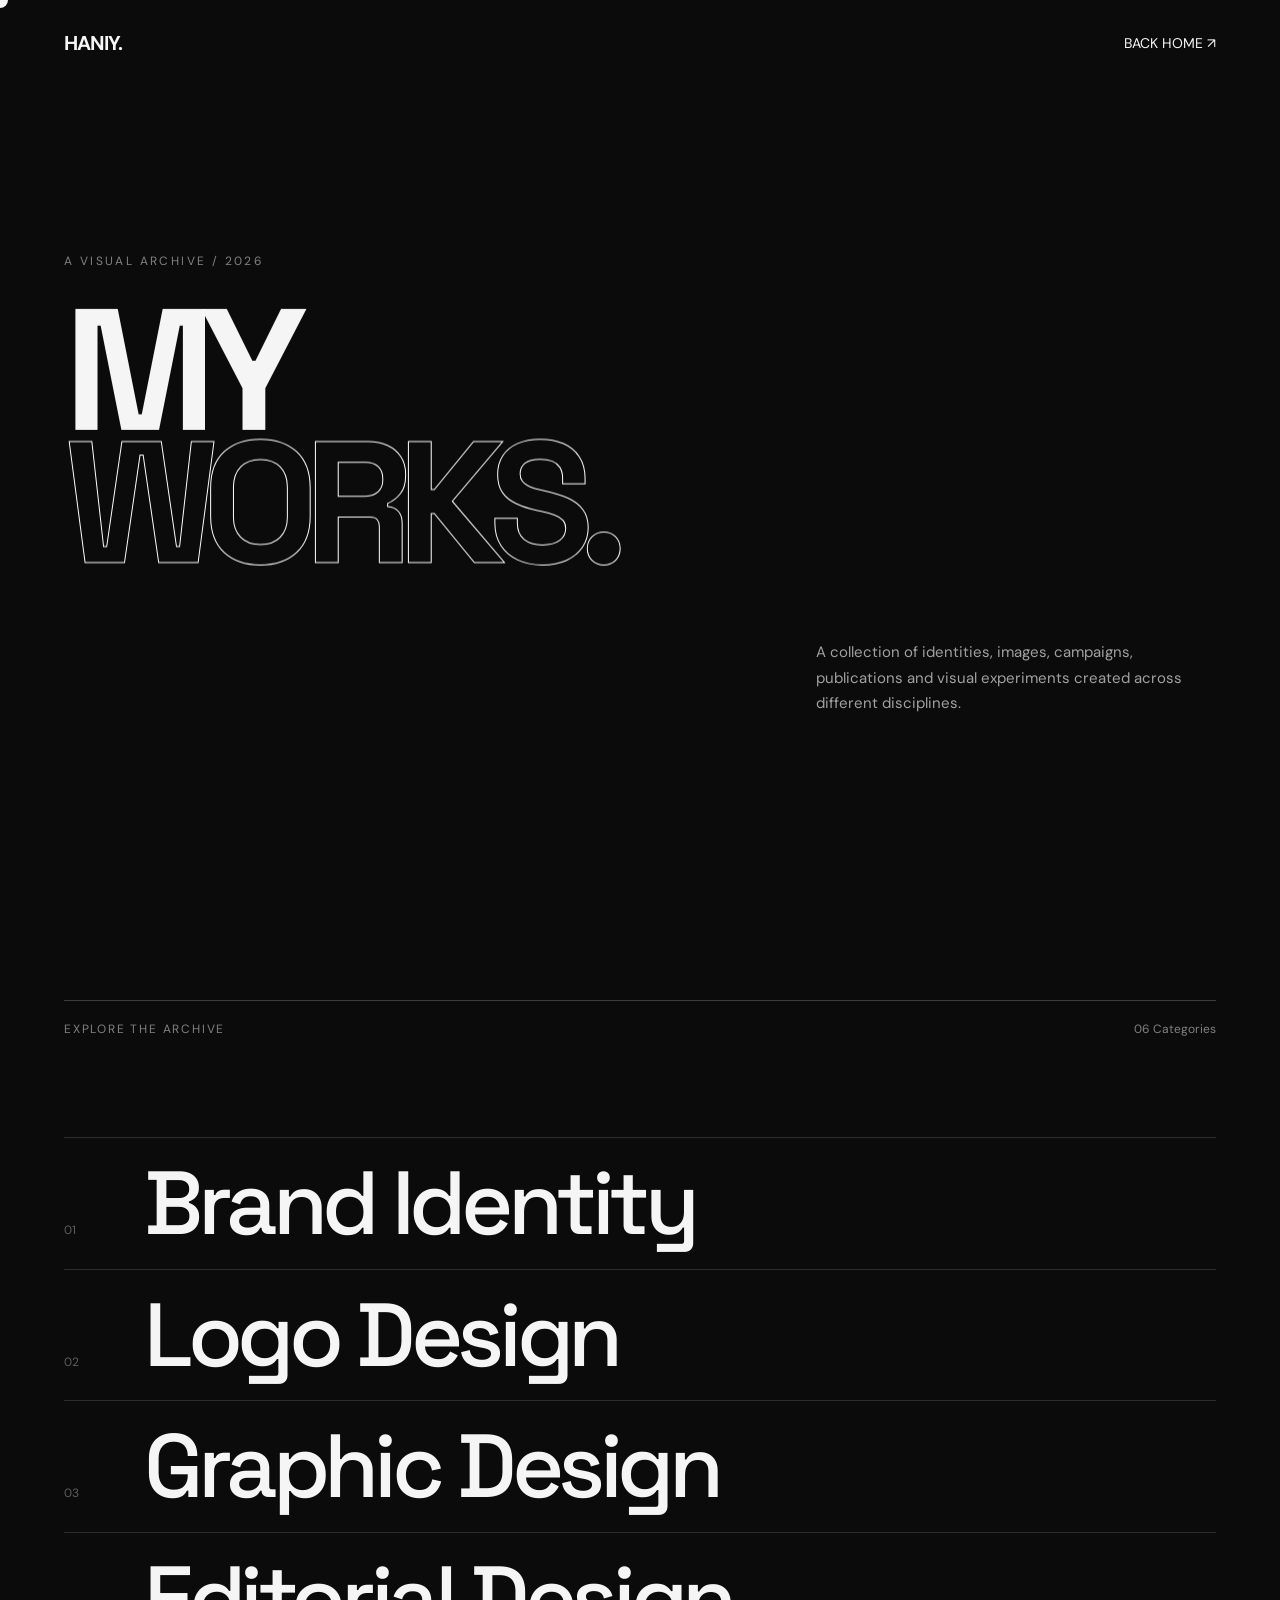
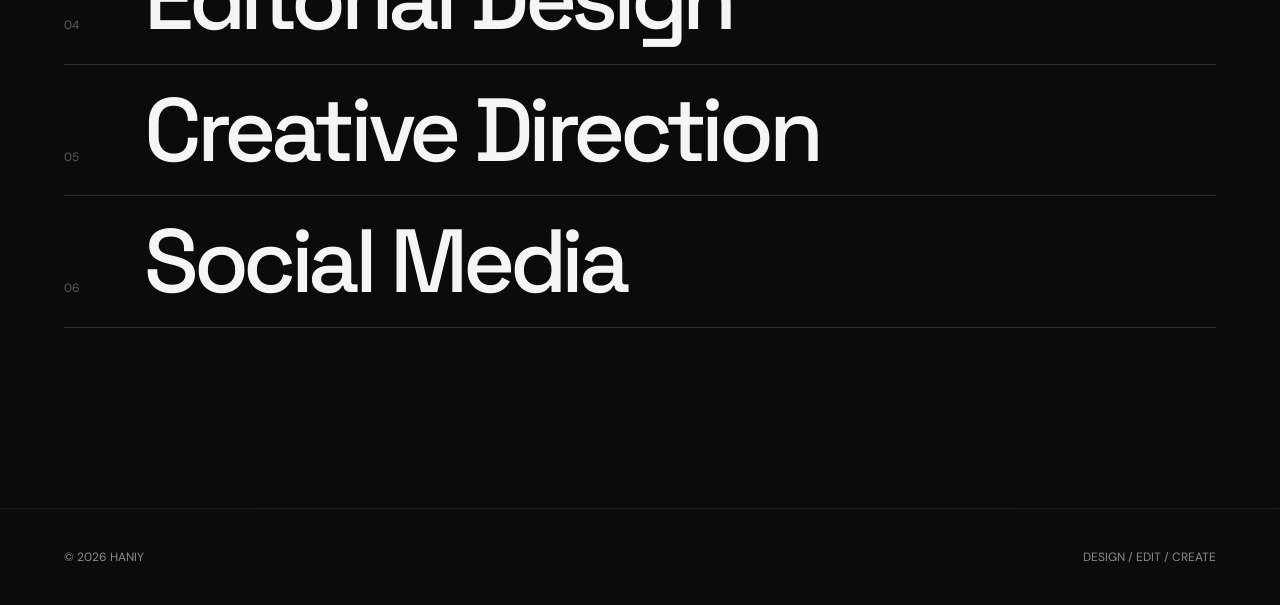
<file: works.html>
<!DOCTYPE html>
<html lang="en">
<head>
    <meta charset="UTF-8">
    <meta name="viewport" content="width=device-width, initial-scale=1.0">

    <title>Works — Haniy</title>

    <!-- Google Font -->
    <link rel="preconnect" href="https://fonts.googleapis.com">
    <link rel="preconnect" href="https://fonts.gstatic.com" crossorigin>
    <link href="https://fonts.googleapis.com/css2?family=DM+Sans:wght@400;500;600;700&family=Space+Grotesk:wght@400;500;600;700&display=swap" rel="stylesheet">

    <!-- GSAP Core Library -->
    <script src="https://cdnjs.cloudflare.com/ajax/libs/gsap/3.12.5/gsap.min.js"></script>

    <style>
        * {
            margin: 0;
            padding: 0;
            box-sizing: border-box;
        }

        html {
            scroll-behavior: smooth;
        }

        body {
            background: #0b0b0b;
            color: #f5f5f5;
            font-family: "DM Sans", sans-serif;
            overflow-x: hidden;
        }

        a {
            color: inherit;
            text-decoration: none;
        }

        /* =========================
           CURSOR
        ========================= */

        .cursor {
            position: fixed;
            width: 16px;
            height: 16px;
            border-radius: 50%;
            background: #fff;
            pointer-events: none;
            z-index: 9999;
            transform: translate(-50%, -50%);
            mix-blend-mode: difference;
            transition:
                width 0.3s ease,
                height 0.3s ease;
        }

        .cursor.big {
            width: 70px;
            height: 70px;
        }

        /* =========================
           NAVBAR
        ========================= */

        nav {
            width: 100%;
            padding: 30px 5vw;
            display: flex;
            justify-content: space-between;
            align-items: center;
            position: absolute;
            top: 0;
            left: 0;
            z-index: 20;
        }

        .logo {
            font-size: 20px;
            font-weight: 700;
            letter-spacing: -0.05em;
        }

        .back {
            font-size: 14px;
            position: relative;
        }

        .back::after {
            content: "";
            position: absolute;
            left: 0;
            bottom: -5px;
            width: 0;
            height: 1px;
            background: #fff;
            transition: width 0.3s ease;
        }

        .back:hover::after {
            width: 100%;
        }

        /* =========================
           HERO
        ========================= */

        .hero {
            min-height: 100vh;
            padding: 170px 5vw 100px;
            position: relative;
            display: flex;
            flex-direction: column;
            justify-content: center;
        }

        .eyebrow {
            font-size: 12px;
            text-transform: uppercase;
            letter-spacing: 0.2em;
            opacity: 0.5;
            margin-bottom: 35px;
        }

        .works-hero-title {
            font-family: "Space Grotesk", sans-serif;
            font-size: clamp(70px, 13.5vw, 205px);
            line-height: 0.77;
            letter-spacing: -0.09em;
            font-weight: 800;
            text-transform: uppercase;
            overflow: hidden; /* Mask out bottom overflow for smooth reveal */
        }

        .works-hero-title span {
            display: block;
            will-change: transform, opacity;
        }

        .works-hero-title .outline-text {
            color: transparent;
            -webkit-text-stroke: 1px #fff;
        }

        .intro {
            max-width: 400px;
            margin-top: 70px;
            margin-left: auto;
            font-size: 15px;
            line-height: 1.7;
            opacity: 0.65;
        }

        /* =========================
           ARCHIVE
        ========================= */

        .archive {
            padding: 100px 5vw 180px;
        }

        .archive-top {
            display: flex;
            justify-content: space-between;
            align-items: center;
            border-top: 1px solid rgba(255,255,255,0.2);
            padding-top: 20px;
            margin-bottom: 100px;
        }

        .archive-label {
            font-size: 12px;
            text-transform: uppercase;
            letter-spacing: 0.15em;
            opacity: 0.5;
        }

        .archive-count {
            font-size: 12px;
            opacity: 0.5;
        }

        /* =========================
           CATEGORY
        ========================= */

        .categories {
            display: flex;
            flex-direction: column;
        }

        .category {
            position: relative;
            display: flex;
            align-items: baseline;
            border-bottom: 1px solid rgba(255,255,255,0.14);
            padding: 25px 0;
            cursor: pointer;
            transition: padding-left 0.5s cubic-bezier(.2,.8,.2,1);
        }

        .category:first-child {
            border-top: 1px solid rgba(255,255,255,0.14);
        }

        .category:hover {
            padding-left: 35px;
        }

        .number {
            width: 80px;
            font-size: 12px;
            opacity: 0.35;
        }

        .category-name {
            font-family: "Space Grotesk", sans-serif;
            font-size: clamp(38px, 7vw, 105px);
            line-height: 0.9;
            letter-spacing: -0.06em;
            font-weight: 500;
            transition:
                opacity 0.4s ease,
                transform 0.5s cubic-bezier(.2,.8,.2,1);
        }

        .category:hover .category-name {
            transform: translateX(10px);
        }

        .arrow {
            margin-left: auto;
            font-size: 30px;
            opacity: 0;
            transform: translateX(-20px);
            transition:
                opacity 0.3s ease,
                transform 0.4s ease;
        }

        .category:hover .arrow {
            opacity: 1;
            transform: translateX(0);
        }

        /* =========================
           FLOATING IMAGE
        ========================= */

       

    

        /* =========================
           PROJECT SECTION
        ========================= */

        .projects {
            display: none;
            padding: 60px 0 120px;
        }

        .projects.active {
            display: block;
        }

        .project-header {
            display: flex;
            justify-content: space-between;
            align-items: flex-end;
            margin-bottom: 100px;
        }

        .close-projects {
            font-size: 13px;
            cursor: pointer;
            opacity: 0.6;
            background: transparent;
            border: none;
            color: #fff;
        }

        .project-grid {
            display: grid;
            grid-template-columns: repeat(12, 1fr);
            gap: 20px;
        }

        .project {
            overflow: hidden;
            position: relative;
        }

        .project:nth-child(1) {
            grid-column: span 7;
        }

        .project:nth-child(2) {
            grid-column: span 5;
            margin-top: 100px;
        }

        .project:nth-child(3) {
            grid-column: span 5;
            margin-top: 40px;
        }

        .project:nth-child(4) {
            grid-column: span 7;
        }

        .project img {
            width: 100%;
            height: auto;
            object-fit: contain;
            display: block;
            transition: transform 0.8s cubic-bezier(.2,.8,.2,1);
        }

        .project:hover img {
            transform: scale(1.04);
        }

        .project-info {
            display: flex;
            justify-content: space-between;
            padding-top: 12px;
            font-size: 13px;
        }

        .project-info span:last-child {
            opacity: 0.4;
        }

        /* =========================
           FOOTER
        ========================= */

        footer {
            border-top: 1px solid rgba(255,255,255,0.15);
            padding: 40px 5vw;
            display: flex;
            justify-content: space-between;
            font-size: 12px;
            opacity: 0.55;
        }

        /* =========================
           MOBILE
        ========================= */

        @media (max-width: 700px) {

            nav {
                padding: 22px 5vw;
            }

            .hero {
                min-height: 80vh;
                padding-top: 140px;
            }

            .works-hero-title {
                font-size: 20vw;
            }

            .intro {
                margin-top: 50px;
                margin-left: 0;
            }

            .archive {
                padding-top: 60px;
            }

            .archive-top {
                margin-bottom: 50px;
            }

            .category {
                padding: 20px 0;
            }

            .category:hover {
                padding-left: 0;
            }

            .number {
                width: 45px;
            }

            .category-name {
                font-size: 10vw;
            }

            .arrow {
                opacity: 0.5;
                transform: none;
                font-size: 20px;
            }

            .preview {
                display: none;
            }

            .project-grid {
                display: flex;
                flex-direction: column;
            }

            .project,
            .project:nth-child(1),
            .project:nth-child(2),
            .project:nth-child(3),
            .project:nth-child(4) {
                width: 100%;
                margin: 0 0 50px;
            }

            footer {
                flex-direction: column;
                gap: 10px;
            }
        }
    </style>
</head>

<body>

    <!-- Cursor -->
    <div class="cursor"></div>

    

    <!-- Navigation -->
    <nav>
        <a href="index.html" class="logo">
            HANIY.
        </a>

        <a href="index.html" class="back">
            BACK HOME ↗
        </a>
    </nav>

    <!-- =========================
         HERO
    ========================= -->

    <section class="hero">

        <div class="eyebrow">
            A visual archive / 2026
        </div>

        <h1 class="works-hero-title">
            <span>MY</span>
            <span class="outline-text">WORKS.</span>
        </h1>

        <p class="intro">
            A collection of identities, images, campaigns,
            publications and visual experiments created
            across different disciplines.
        </p>

    </section>

    <!-- =========================
         ARCHIVE
    ========================= -->

    <section class="archive">

        <div class="archive-top">
            <span class="archive-label">
                Explore the archive
            </span>

            <span class="archive-count">
                06 Categories
            </span>
        </div>

        <!-- CATEGORIES -->

        <div class="categories">

            <div class="category" data-category="brand" data-image="images/brand.jpg">
                <span class="number">01</span>
                <span class="category-name">Brand Identity</span>
                <span class="arrow">↗</span>
            </div>

            <div class="category" data-category="logo" data-image="images/logo.jpg">
                <span class="number">02</span>
                <span class="category-name">Logo Design</span>
                <span class="arrow">↗</span>
            </div>

            <div class="category" data-category="graphic" data-image="images/graphic.jpg">
                <span class="number">03</span>
                <span class="category-name">Graphic Design</span>
                <span class="arrow">↗</span>
            </div>

            <div class="category" data-category="editorial" data-image="images/editorial.jpg">
                <span class="number">04</span>
                <span class="category-name">Editorial Design</span>
                <span class="arrow">↗</span>
            </div>

            <div class="category" data-category="creative" data-image="images/creative.jpg">
                <span class="number">05</span>
                <span class="category-name">Creative Direction</span>
                <span class="arrow">↗</span>
            </div>

            <div class="category" data-category="social" data-image="images/social.jpg">
                <span class="number">06</span>
                <span class="category-name">Social Media</span>
                <span class="arrow">↗</span>
            </div>

        </div>

        <!-- PROJECTS -->

        <div class="projects" id="projects">

            <div class="project-header">
                <div>
                    <div class="project-number" id="projectNumber">01</div>
                    <h2 class="project-title" id="projectTitle">Brand Identity</h2>
                </div>

                <button class="close-projects" id="closeProjects">
                    CLOSE ×
                </button>
            </div>

            <div class="project-grid" id="projectGrid"></div>

        </div>

    </section>

    <!-- FOOTER -->

    <footer>
        <span>© 2026 HANIY</span>
        <span>DESIGN / EDIT / CREATE</span>
    </footer>

<script>
    /* =========================
       HERO ANIMATION (GSAP TIMELINE)
    ========================= */

    document.addEventListener("DOMContentLoaded", () => {
        const heroTimeline = gsap.timeline({
            defaults: { ease: "power4.out" }
        });

        heroTimeline
            .from(".eyebrow", {
                opacity: 0,
                y: -30,
                duration: 0.9
            })
            .from(".works-hero-title span", {
                opacity: 0,
                y: 120,
                duration: 1.1,
                stagger: 0.12
            }, "-=0.4")
            .from(".intro", {
                opacity: 0,
                y: 50,
                duration: 1
            }, "-=0.5");
    });



  /* =========================
   CURSOR & HOVER EFFECT
========================= */

const cursor = document.querySelector(".cursor");

// Track cursor movement
document.addEventListener("mousemove", (e) => {
    cursor.style.left = e.clientX + "px";
    cursor.style.top = e.clientY + "px";
});

/* =========================
   CATEGORY HOVER & CLICK
========================= */

const categories = document.querySelectorAll(".category");

categories.forEach(category => {

    // Scale cursor on hover
    category.addEventListener("mouseenter", () => {
        cursor.classList.add("big");
    });

    category.addEventListener("mouseleave", () => {
        cursor.classList.remove("big");
    });

    // Open projects on click
    category.addEventListener("click", () => {
        const categoryName = category.dataset.category;
        const data = projectData[categoryName];
        if (!data) return;

        projectNumber.textContent = data.number;
        projectTitle.textContent = data.title;
        projectGrid.innerHTML = "";

        data.projects.forEach(project => {
            const projectElement = document.createElement("article");
            projectElement.className = "project";
            projectElement.innerHTML = `
                <img src="${project.image}" alt="${project.name}" loading="lazy">
                <div class="project-info">
                    <span>${project.name}</span>
                    <span>${project.year}</span>
                </div>
            `;
            projectGrid.appendChild(projectElement);
        });

        projectsSection.classList.add("active");

        setTimeout(() => {
            projectsSection.scrollIntoView({
                behavior: "smooth",
                block: "start"
            });
        }, 100);
    });
});
    
    /* =========================
       PROJECT DATA & LOGIC
    ========================= */

    const projectData = {
        brand: {
            number: "01",
            title: "Brand Identity",
            projects: [
                { image: "images/brand/brand-01.webp", name: "Brand Project 01", year: "2026" },
                { image: "images/brand/brand-02.webp", name: "Brand Project 02", year: "2026" },
                { image: "images/brand/brand-03.webp", name: "Brand Project 03", year: "2026" }
            ]
        },
        logo: {
            number: "02",
            title: "Logo Design",
            projects: [
                { image: "images/logo/logo-01.webp", name: "Logo Project 01", year: "2026" },
                { image: "images/logo/logo-02.webp", name: "Logo Project 02", year: "2026" },
                { image: "images/logo/logo-03.webp", name: "Logo Project 03", year: "2026" }
            ]
        },
        graphic: {
            number: "03",
            title: "Graphic Design",
            projects: [
                { image: "images/graphic/graphic-01.webp", name: "Graphic Project 01", year: "2026" },
                { image: "images/graphic/graphic-02.webp", name: "Graphic Project 02", year: "2026" },
                { image: "images/graphic/graphic-03.webp", name: "Graphic Project 03", year: "2026" }
            ]
        },
        editorial: {
            number: "04",
            title: "Editorial Design",
            projects: [
                { image: "images/editorial/editorial-01.webp", name: "Editorial Project 01", year: "2026" },
                { image: "images/editorial/editorial-02.webp", name: "Editorial Project 02", year: "2026" },
                { image: "images/editorial/editorial-03.webp", name: "Editorial Project 03", year: "2026" }
            ]
        },
        creative: {
            number: "05",
            title: "Creative Direction",
            projects: [
                { image: "images/creative/creative-01.webp", name: "Creative Project 01", year: "2026" },
                { image: "images/creative/creative-02.webp", name: "Creative Project 02", year: "2026" }
            ]
        },
        social: {
            number: "06",
            title: "Social Media",
            projects: [
                { image: "images/social/social-01.webp", name: "Social Project 01", year: "2026" },
                { image: "images/social/social-02.webp", name: "Social Project 02", year: "2026" },
                { image: "images/social/social-03.webp", name: "Social Project 03", year: "2026" }
            ]
        }
    };

    const projectsSection = document.querySelector("#projects");
    const projectTitle = document.querySelector("#projectTitle");
    const projectNumber = document.querySelector("#projectNumber");
    const projectGrid = document.querySelector("#projectGrid");
    const closeProjects = document.querySelector("#closeProjects");

    categories.forEach(category => {
        category.addEventListener("click", () => {
            const categoryName = category.dataset.category;
            const data = projectData[categoryName];
            if (!data) return;

            projectNumber.textContent = data.number;
            projectTitle.textContent = data.title;
            projectGrid.innerHTML = "";

            data.projects.forEach(project => {
                const projectElement = document.createElement("article");
                projectElement.className = "project";
                projectElement.innerHTML = `
                    <img src="${project.image}" alt="${project.name}" loading="lazy">
                    <div class="project-info">
                        <span>${project.name}</span>
                        <span>${project.year}</span>
                    </div>
                `;
                projectGrid.appendChild(projectElement);
            });

            projectsSection.classList.add("active");

            setTimeout(() => {
                projectsSection.scrollIntoView({
                    behavior: "smooth",
                    block: "start"
                });
            }, 100);
        });
    });

    closeProjects.addEventListener("click", () => {
        projectsSection.classList.remove("active");
    });
</script>

</body>
</html>
</file>
